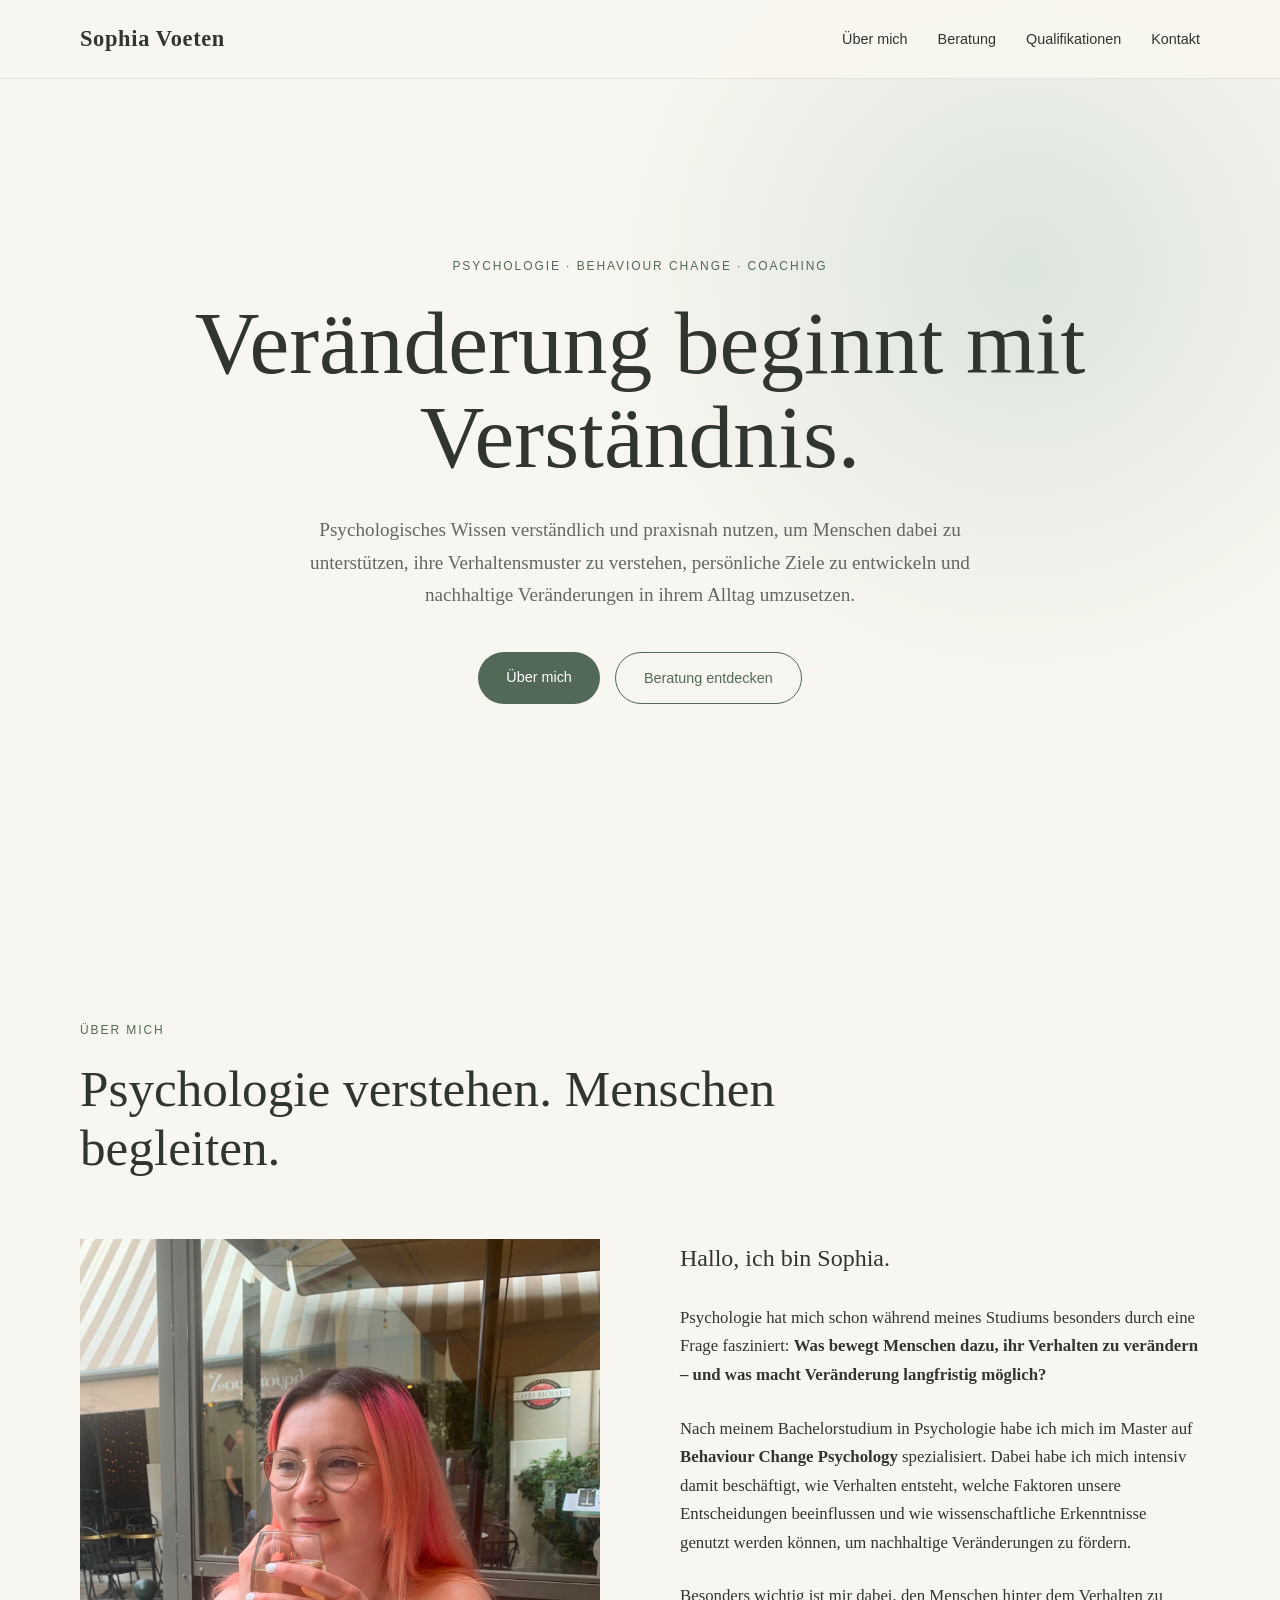
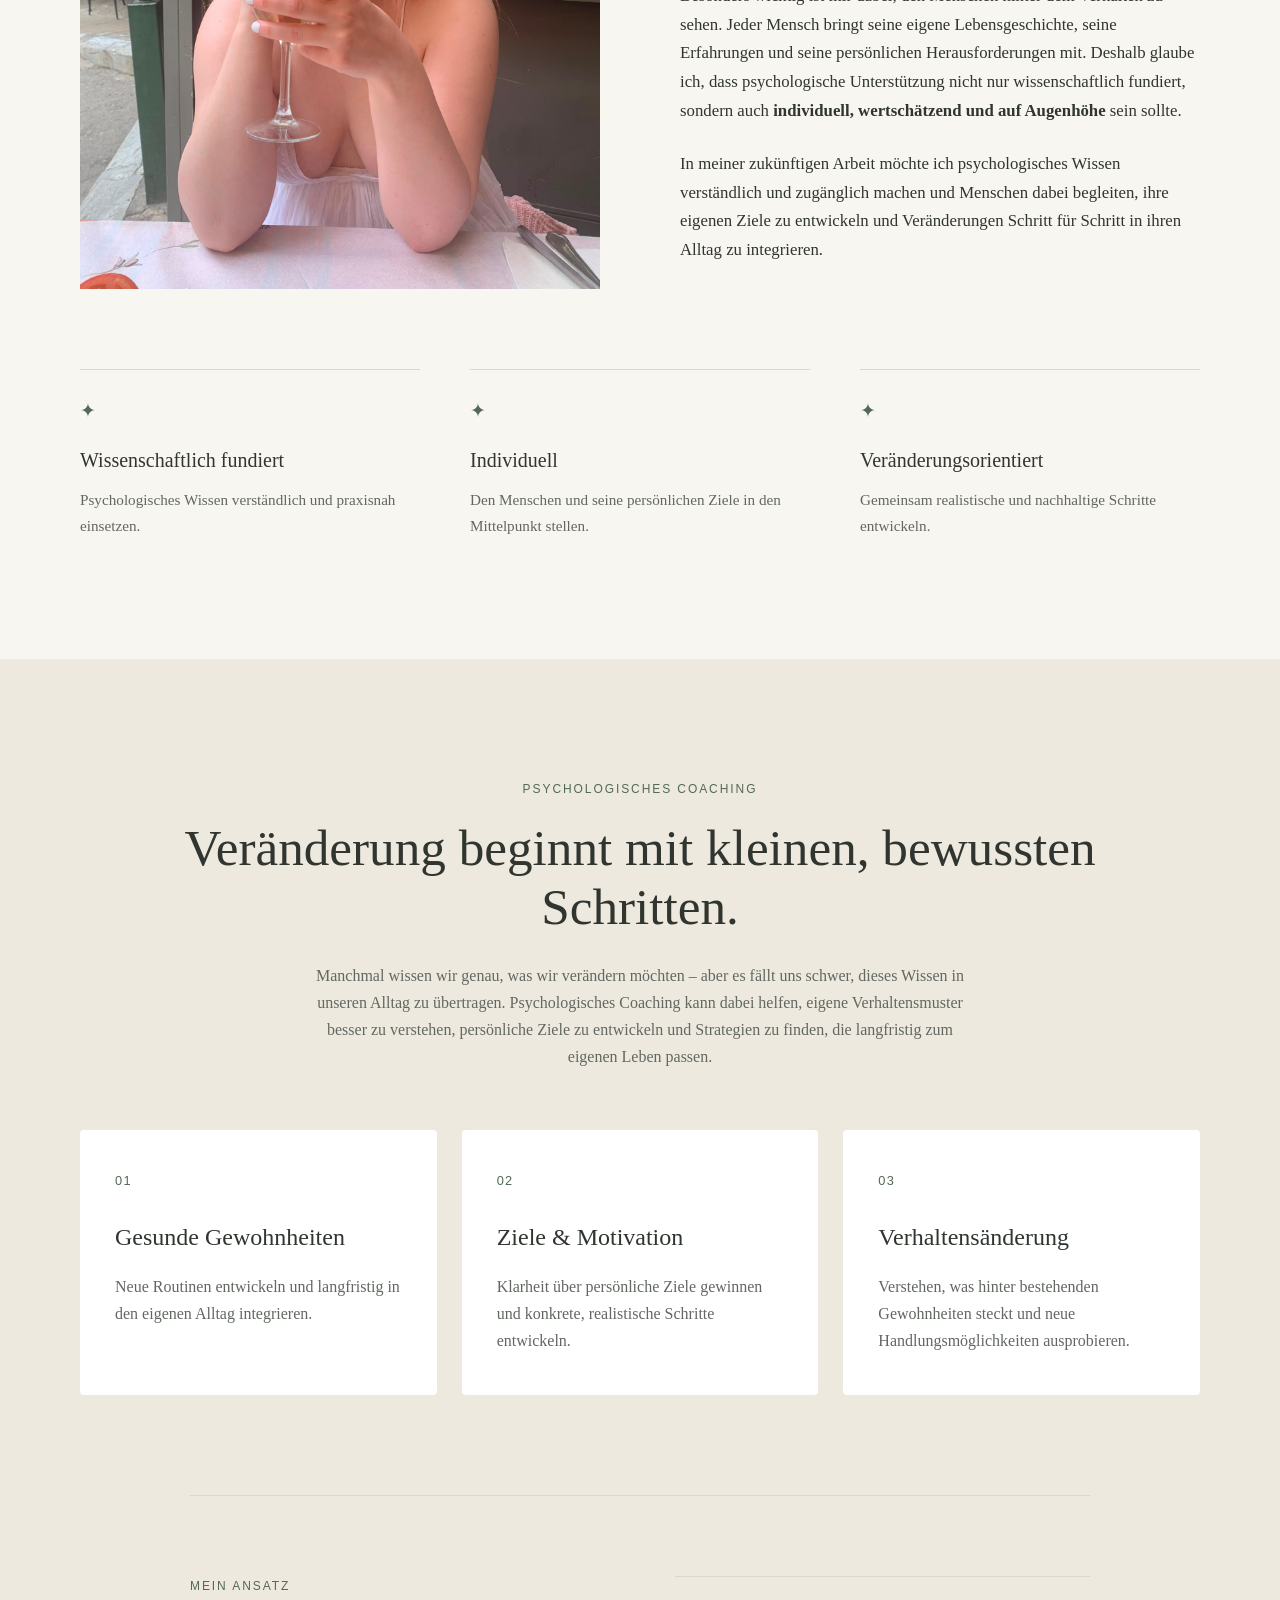
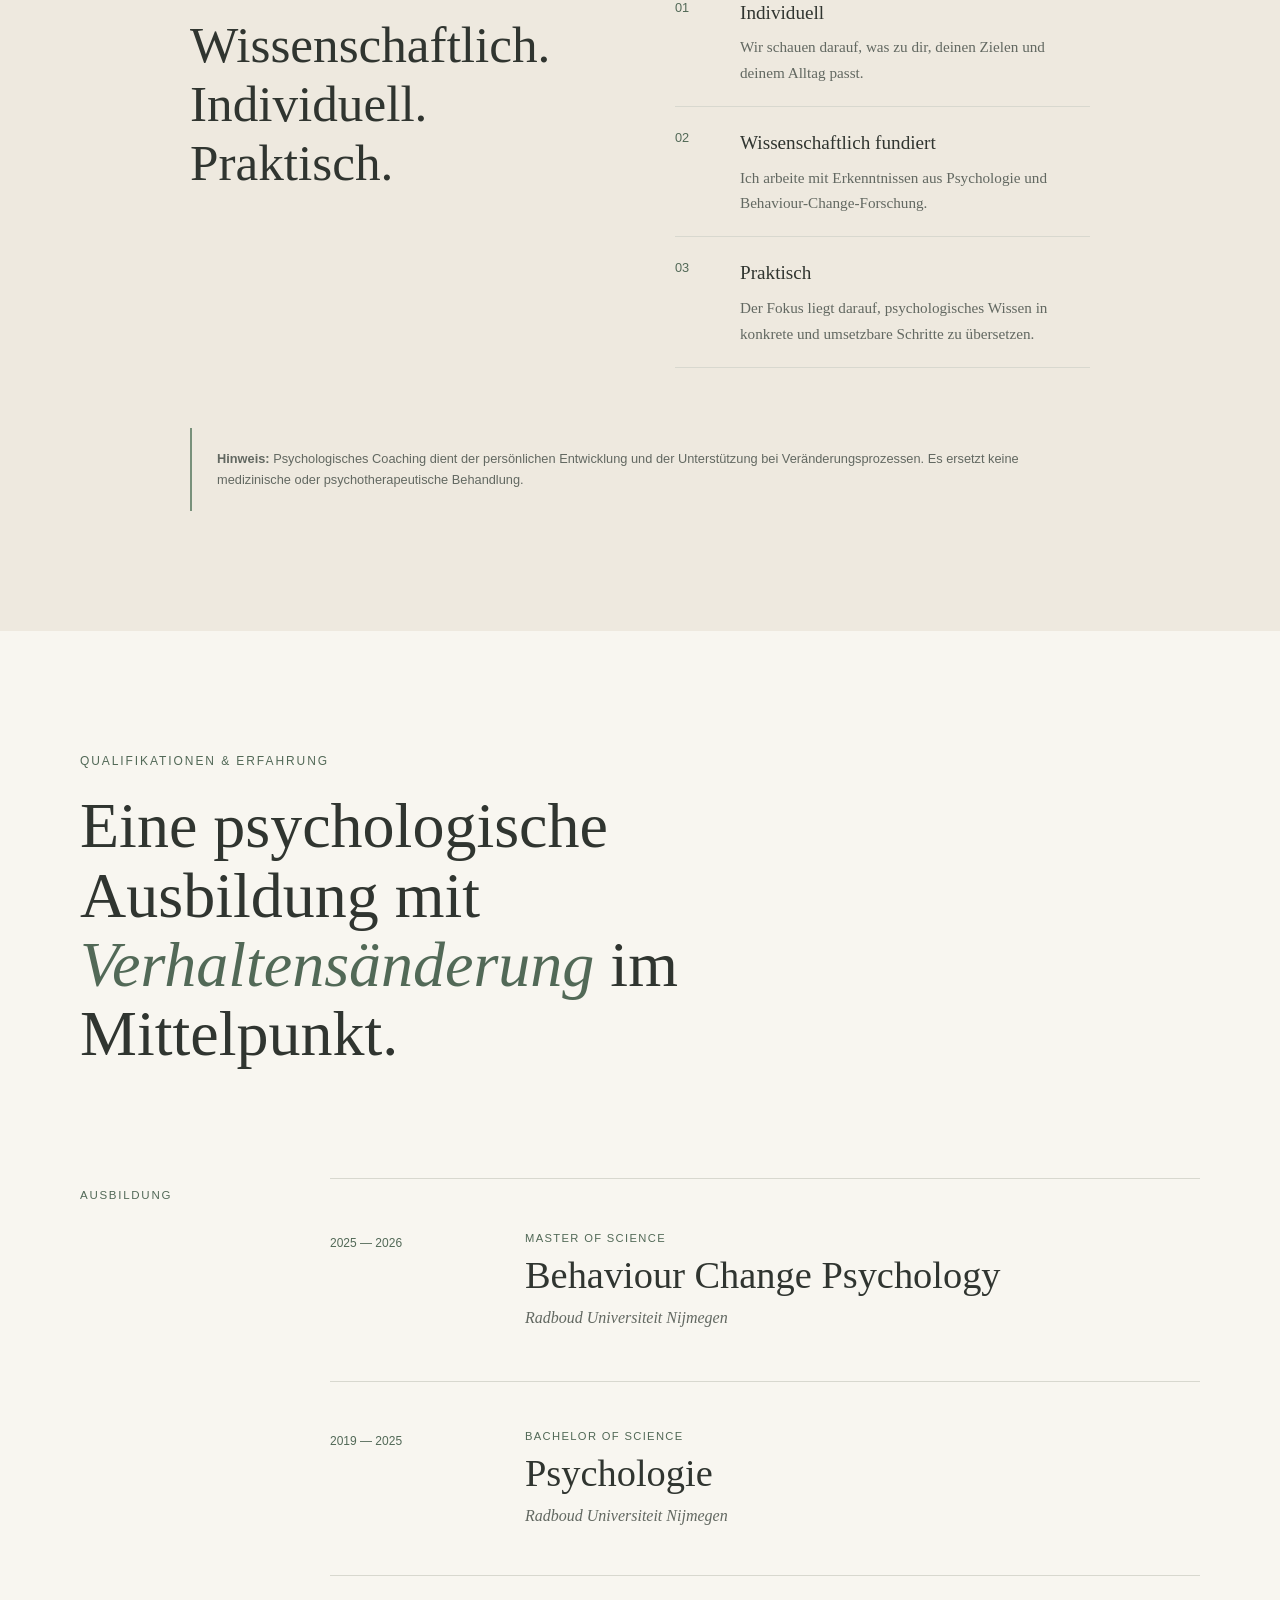
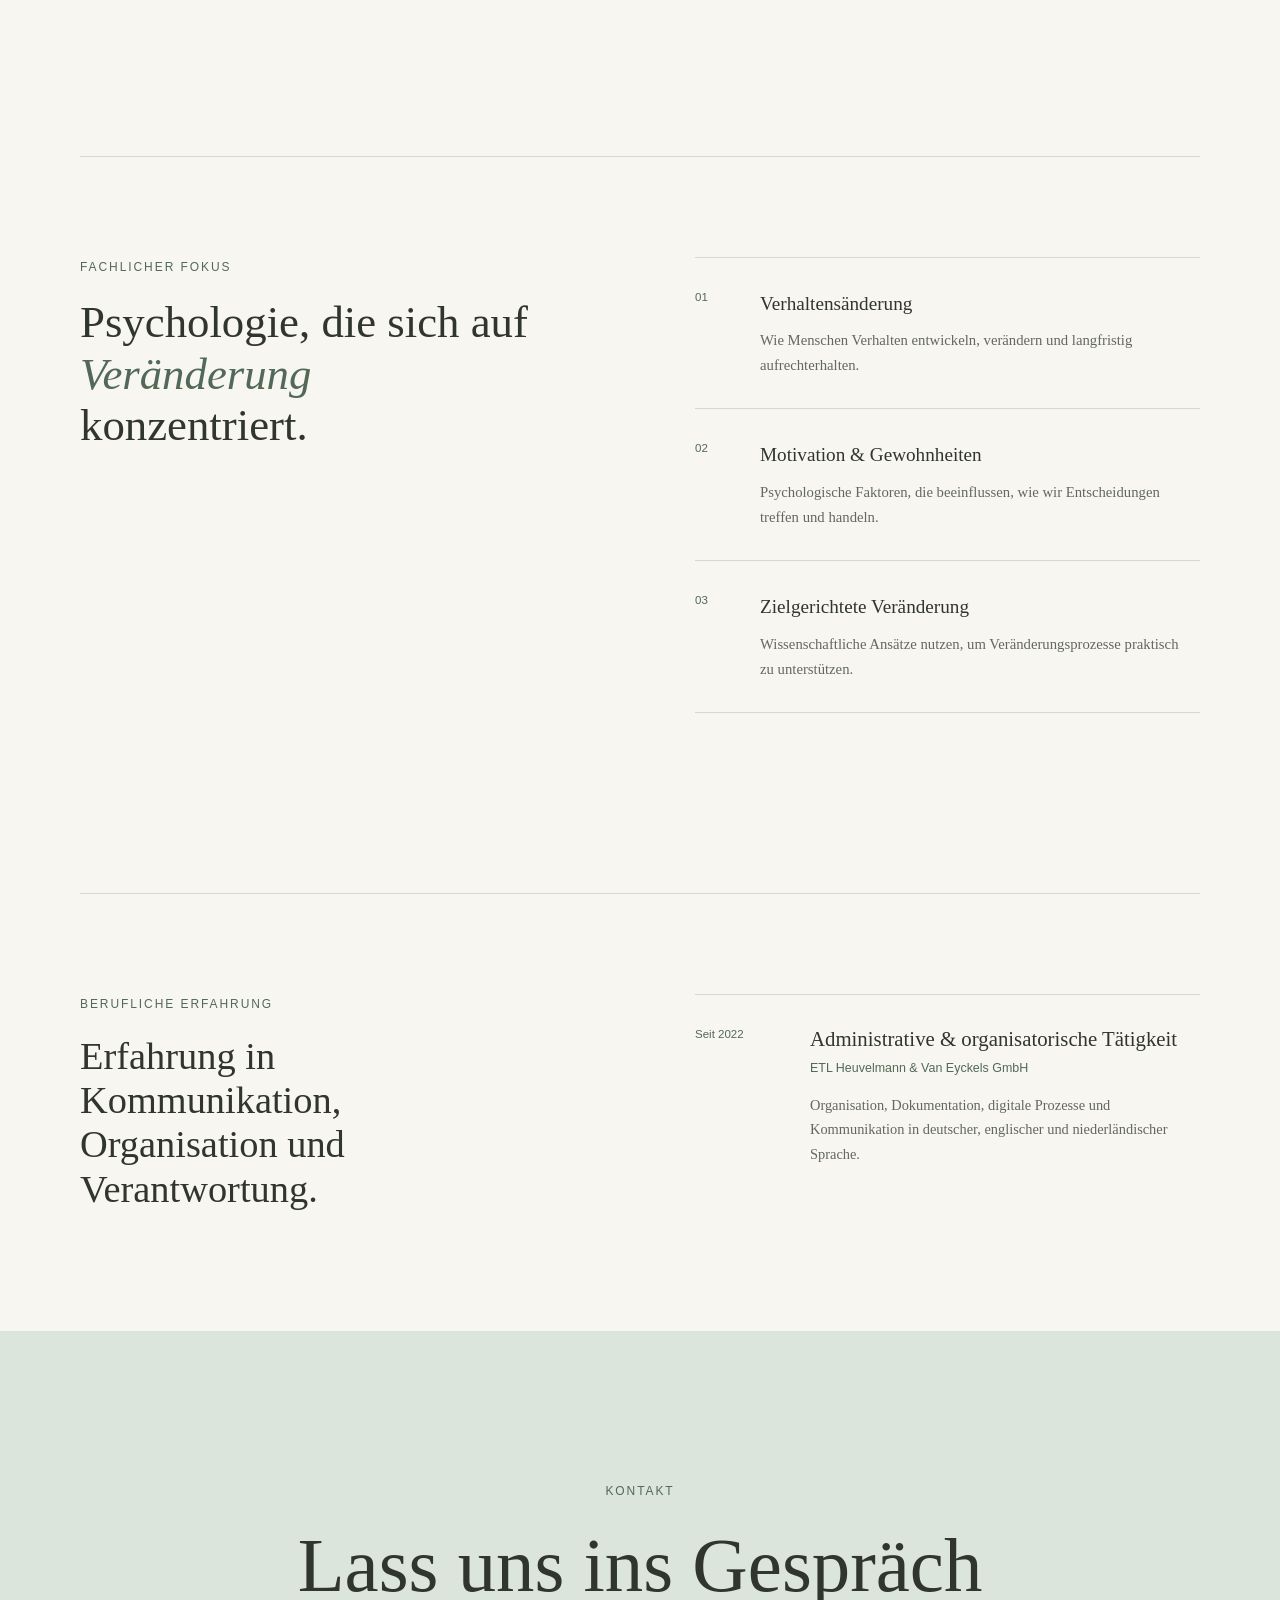
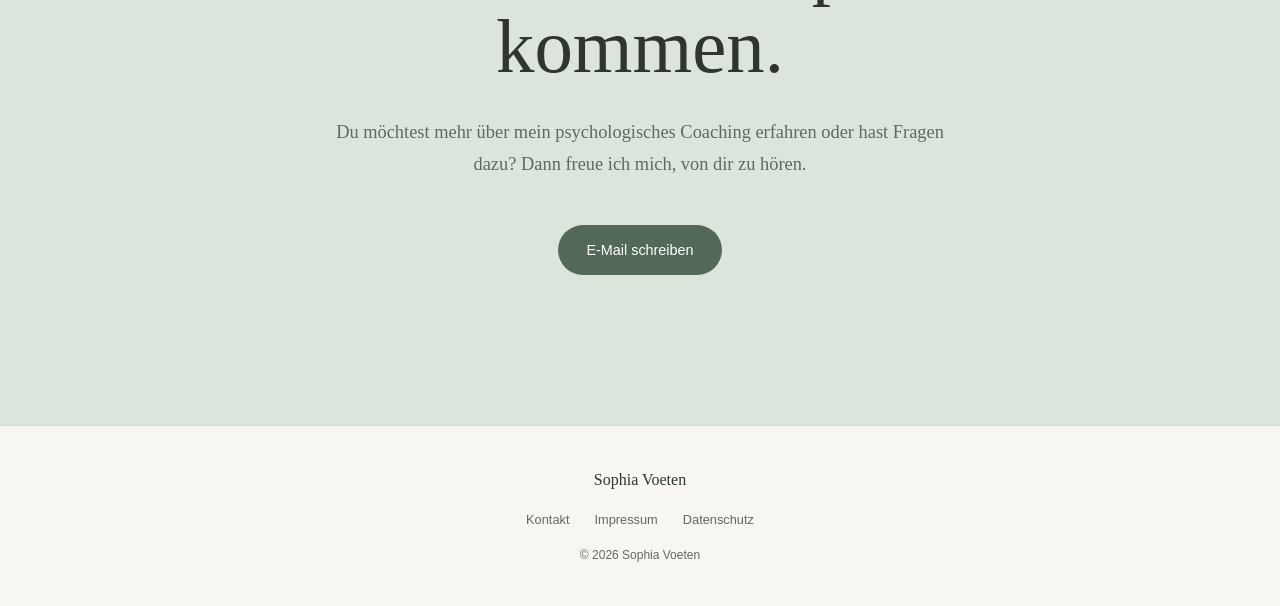
<file: index.html>
<!DOCTYPE html>
<html lang="de">
<head>
    <meta charset="UTF-8">
    <meta name="viewport" content="width=device-width, initial-scale=1.0">
    <title>Sophia Voeten | Psychologie & Beratung</title>
    <link rel="stylesheet" href="style.css">
</head>

<body>

    <header>
        <nav class="navbar">
            <a href="#home" class="logo">Sophia Voeten</a>

            <div class="nav-links">
                <a href="#about">Über mich</a>
                <a href="#beratung">Beratung</a>
                <a href="#qualifikationen">Qualifikationen</a>
                <a href="#kontakt">Kontakt</a>
            </div>
        </nav>
    </header>

    <main>

        <!-- HERO -->
        <section id="home" class="hero">
            <div class="hero-content">
                <p class="eyebrow">Psychologie · Behaviour Change · Coaching</p>

                <h1>Veränderung beginnt mit Verständnis.</h1>

                <p class="hero-text">
    Psychologisches Wissen verständlich und praxisnah nutzen, um Menschen
    dabei zu unterstützen, ihre Verhaltensmuster zu verstehen, persönliche
    Ziele zu entwickeln und nachhaltige Veränderungen in ihrem Alltag
    umzusetzen.
</p>

                <div class="hero-buttons">
                    <a href="#about" class="button primary">Über mich</a>
                    <a href="#beratung" class="button secondary">Beratung entdecken</a>
                </div>
            </div>
        </section>


        <!-- ABOUT -->
       <!-- ABOUT -->
<section id="about" class="section about">

    <div class="section-heading">
        <p class="eyebrow">Über mich</p>
        <h2>Psychologie verstehen. Menschen begleiten.</h2>
    </div>

    <div class="about-content">

        <div class="about-placeholder">
    <img src="PhotoSophia.jpeg" alt="Sophia Voeten">
</div>

        <div class="about-text">

            <p class="intro">
                Hallo, ich bin Sophia.
            </p>

            <p>
                Psychologie hat mich schon während meines Studiums besonders
                durch eine Frage fasziniert: <strong>Was bewegt Menschen dazu,
                ihr Verhalten zu verändern – und was macht Veränderung
                langfristig möglich?</strong>
            </p>

            <p>
                Nach meinem Bachelorstudium in Psychologie habe ich mich im
                Master auf <strong>Behaviour Change Psychology</strong>
                spezialisiert. Dabei habe ich mich intensiv damit beschäftigt,
                wie Verhalten entsteht, welche Faktoren unsere Entscheidungen
                beeinflussen und wie wissenschaftliche Erkenntnisse genutzt
                werden können, um nachhaltige Veränderungen zu fördern.
            </p>

            <p>
                Besonders wichtig ist mir dabei, den Menschen hinter dem
                Verhalten zu sehen. Jeder Mensch bringt seine eigene
                Lebensgeschichte, seine Erfahrungen und seine persönlichen
                Herausforderungen mit. Deshalb glaube ich, dass psychologische
                Unterstützung nicht nur wissenschaftlich fundiert, sondern auch
                <strong>individuell, wertschätzend und auf Augenhöhe</strong>
                sein sollte.
            </p>

            <p>
                In meiner zukünftigen Arbeit möchte ich psychologisches Wissen
                verständlich und zugänglich machen und Menschen dabei begleiten,
                ihre eigenen Ziele zu entwickeln und Veränderungen Schritt für
                Schritt in ihren Alltag zu integrieren.
            </p>

        </div>
    </div>


    <!-- ABOUT HIGHLIGHTS -->
    <div class="about-highlights">

        <div class="highlight">
            <span class="highlight-icon">✦</span>
            <h3>Wissenschaftlich fundiert</h3>
            <p>
                Psychologisches Wissen verständlich und praxisnah einsetzen.
            </p>
        </div>

        <div class="highlight">
            <span class="highlight-icon">✦</span>
            <h3>Individuell</h3>
            <p>
                Den Menschen und seine persönlichen Ziele in den Mittelpunkt
                stellen.
            </p>
        </div>

        <div class="highlight">
            <span class="highlight-icon">✦</span>
            <h3>Veränderungsorientiert</h3>
            <p>
                Gemeinsam realistische und nachhaltige Schritte entwickeln.
            </p>
        </div>

    </div>

</section>

       <!-- BERATUNG -->
<section id="beratung" class="section beige">

    <div class="section-heading centered">
        <p class="eyebrow">Psychologisches Coaching</p>

        <h2>Veränderung beginnt mit kleinen, bewussten Schritten.</h2>

        <p>
            Manchmal wissen wir genau, was wir verändern möchten – aber es fällt
            uns schwer, dieses Wissen in unseren Alltag zu übertragen.
            Psychologisches Coaching kann dabei helfen, eigene Verhaltensmuster
            besser zu verstehen, persönliche Ziele zu entwickeln und Strategien
            zu finden, die langfristig zum eigenen Leben passen.
        </p>
    </div>


    <div class="cards">

        <div class="card">
            <div class="card-icon">01</div>

            <h3>Gesunde Gewohnheiten</h3>

            <p>
                Neue Routinen entwickeln und langfristig in den eigenen Alltag
                integrieren.
            </p>
        </div>


        <div class="card">
            <div class="card-icon">02</div>

            <h3>Ziele & Motivation</h3>

            <p>
                Klarheit über persönliche Ziele gewinnen und konkrete,
                realistische Schritte entwickeln.
            </p>
        </div>


        <div class="card">
            <div class="card-icon">03</div>

            <h3>Verhaltensänderung</h3>

            <p>
                Verstehen, was hinter bestehenden Gewohnheiten steckt und neue
                Handlungsmöglichkeiten ausprobieren.
            </p>
        </div>

    </div>


    <!-- COACHING APPROACH -->
    <div class="coaching-approach">

        <div class="section-heading">
            <p class="eyebrow">Mein Ansatz</p>
            <h2>Wissenschaftlich. Individuell. Praktisch.</h2>
        </div>

        <div class="approach-list">

            <div class="approach-item">
                <span>01</span>
                <div>
                    <h3>Individuell</h3>
                    <p>
                        Wir schauen darauf, was zu dir, deinen Zielen und deinem
                        Alltag passt.
                    </p>
                </div>
            </div>

            <div class="approach-item">
                <span>02</span>
                <div>
                    <h3>Wissenschaftlich fundiert</h3>
                    <p>
                        Ich arbeite mit Erkenntnissen aus Psychologie und
                        Behaviour-Change-Forschung.
                    </p>
                </div>
            </div>

            <div class="approach-item">
                <span>03</span>
                <div>
                    <h3>Praktisch</h3>
                    <p>
                        Der Fokus liegt darauf, psychologisches Wissen in
                        konkrete und umsetzbare Schritte zu übersetzen.
                    </p>
                </div>
            </div>

        </div>

    </div>


    <!-- DISCLAIMER -->
    <div class="coaching-disclaimer">

        <p>
            <strong>Hinweis:</strong> Psychologisches Coaching dient der
            persönlichen Entwicklung und der Unterstützung bei
            Veränderungsprozessen. Es ersetzt keine medizinische oder
            psychotherapeutische Behandlung.
        </p>

    </div>

</section>


     <!-- QUALIFICATIONS -->
<section id="qualifikationen" class="section qualifications">

    <div class="qualifications-intro">
        <p class="eyebrow">Qualifikationen & Erfahrung</p>

        <h2>
            Eine psychologische Ausbildung mit
            <em>Verhaltensänderung</em> im Mittelpunkt.
        </h2>
    </div>


    <!-- EDUCATION -->
    <div class="education">

        <div class="education-side">
            <span>Ausbildung</span>
        </div>


        <div class="education-list">

            <article class="education-item featured">

                <div class="education-meta">
                    <span>2025 — 2026</span>
                </div>

                <div class="education-main">

                    <p class="education-type">
                        Master of Science
                    </p>

                    <h3>
                        Behaviour Change Psychology
                    </h3>

                    <p class="education-place">
                        Radboud Universiteit Nijmegen
                    </p>

                </div>

            </article>


            <article class="education-item">

                <div class="education-meta">
                    <span>2019 — 2025</span>
                </div>

                <div class="education-main">

                    <p class="education-type">
                        Bachelor of Science
                    </p>

                    <h3>
                        Psychologie
                    </h3>

                    <p class="education-place">
                        Radboud Universiteit Nijmegen
                    </p>

                </div>

            </article>

        </div>

    </div>


    <!-- FOCUS -->
    <div class="qualification-focus">

        <div class="focus-intro">
            <p class="eyebrow">Fachlicher Fokus</p>

            <h3>
                Psychologie, die sich auf
                <em>Veränderung</em> konzentriert.
            </h3>
        </div>


        <div class="focus-items">

            <div class="focus-item">
                <span>01</span>

                <div>
                    <h4>Verhaltensänderung</h4>

                    <p>
                        Wie Menschen Verhalten entwickeln, verändern
                        und langfristig aufrechterhalten.
                    </p>
                </div>
            </div>


            <div class="focus-item">
                <span>02</span>

                <div>
                    <h4>Motivation & Gewohnheiten</h4>

                    <p>
                        Psychologische Faktoren, die beeinflussen,
                        wie wir Entscheidungen treffen und handeln.
                    </p>
                </div>
            </div>


            <div class="focus-item">
                <span>03</span>

                <div>
                    <h4>Zielgerichtete Veränderung</h4>

                    <p>
                        Wissenschaftliche Ansätze nutzen, um
                        Veränderungsprozesse praktisch zu unterstützen.
                    </p>
                </div>
            </div>

        </div>

    </div>


    <!-- EXPERIENCE -->
    <div class="professional-experience">

        <div>
            <p class="eyebrow">Berufliche Erfahrung</p>

            <h3>
                Erfahrung in Kommunikation,
                Organisation und Verantwortung.
            </h3>
        </div>


        <div class="professional-role">

            <div class="role-date">
                Seit 2022
            </div>

            <div>
                <h4>
                    Administrative & organisatorische Tätigkeit
                </h4>

                <p class="role-company">
                    ETL Heuvelmann & Van Eyckels GmbH
                </p>

                <p>
                    Organisation, Dokumentation, digitale Prozesse
                    und Kommunikation in deutscher, englischer
                    und niederländischer Sprache.
                </p>
            </div>

        </div>

    </div>

</section>


   <!-- CONTACT -->
<section id="kontakt" class="section contact">

    <div class="contact-content">

        <p class="eyebrow">Kontakt</p>

        <h2>
            Lass uns ins Gespräch kommen.
        </h2>

        <p class="contact-text">
            Du möchtest mehr über mein psychologisches Coaching erfahren
            oder hast Fragen dazu? Dann freue ich mich, von dir zu hören.
        </p>

        <div class="hero-buttons">
            <a href="mailto:DEINE-EMAIL@EMAIL.DE" class="button primary">
                E-Mail schreiben
            </a>
        </div>

    </div>

</section>

    </main>


 <footer>
    <div class="footer-content">

        <div class="footer-name">
            Sophia Voeten
        </div>

        <div class="footer-links">

            <a href="#kontakt">
                Kontakt
            </a>

            <a href="impressum.html">
                Impressum
            </a>

            <a href="datenschutz.html">
                Datenschutz
            </a>

        </div>

        <div class="footer-copyright">
            © 2026 Sophia Voeten
        </div>

    </div>
</footer>

    <script src="script.js"></script>

</body>
</html>
</file>
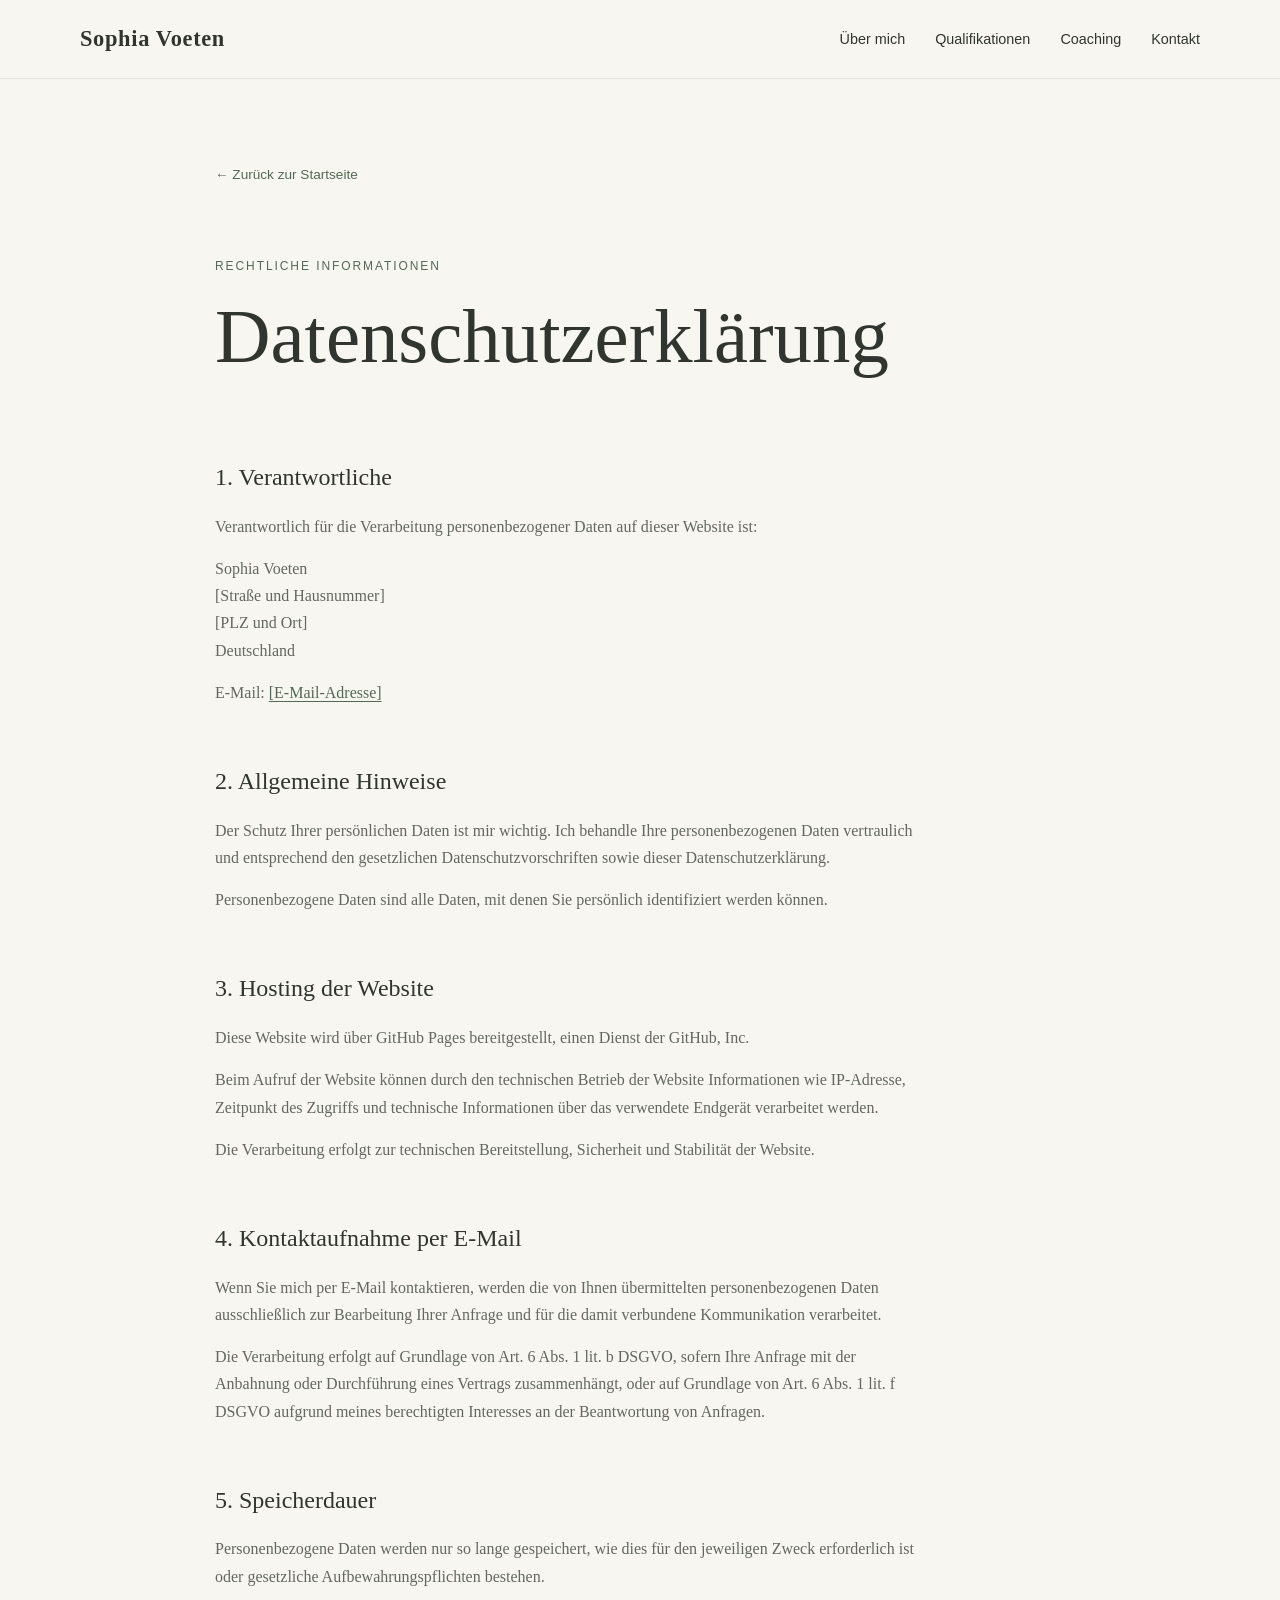
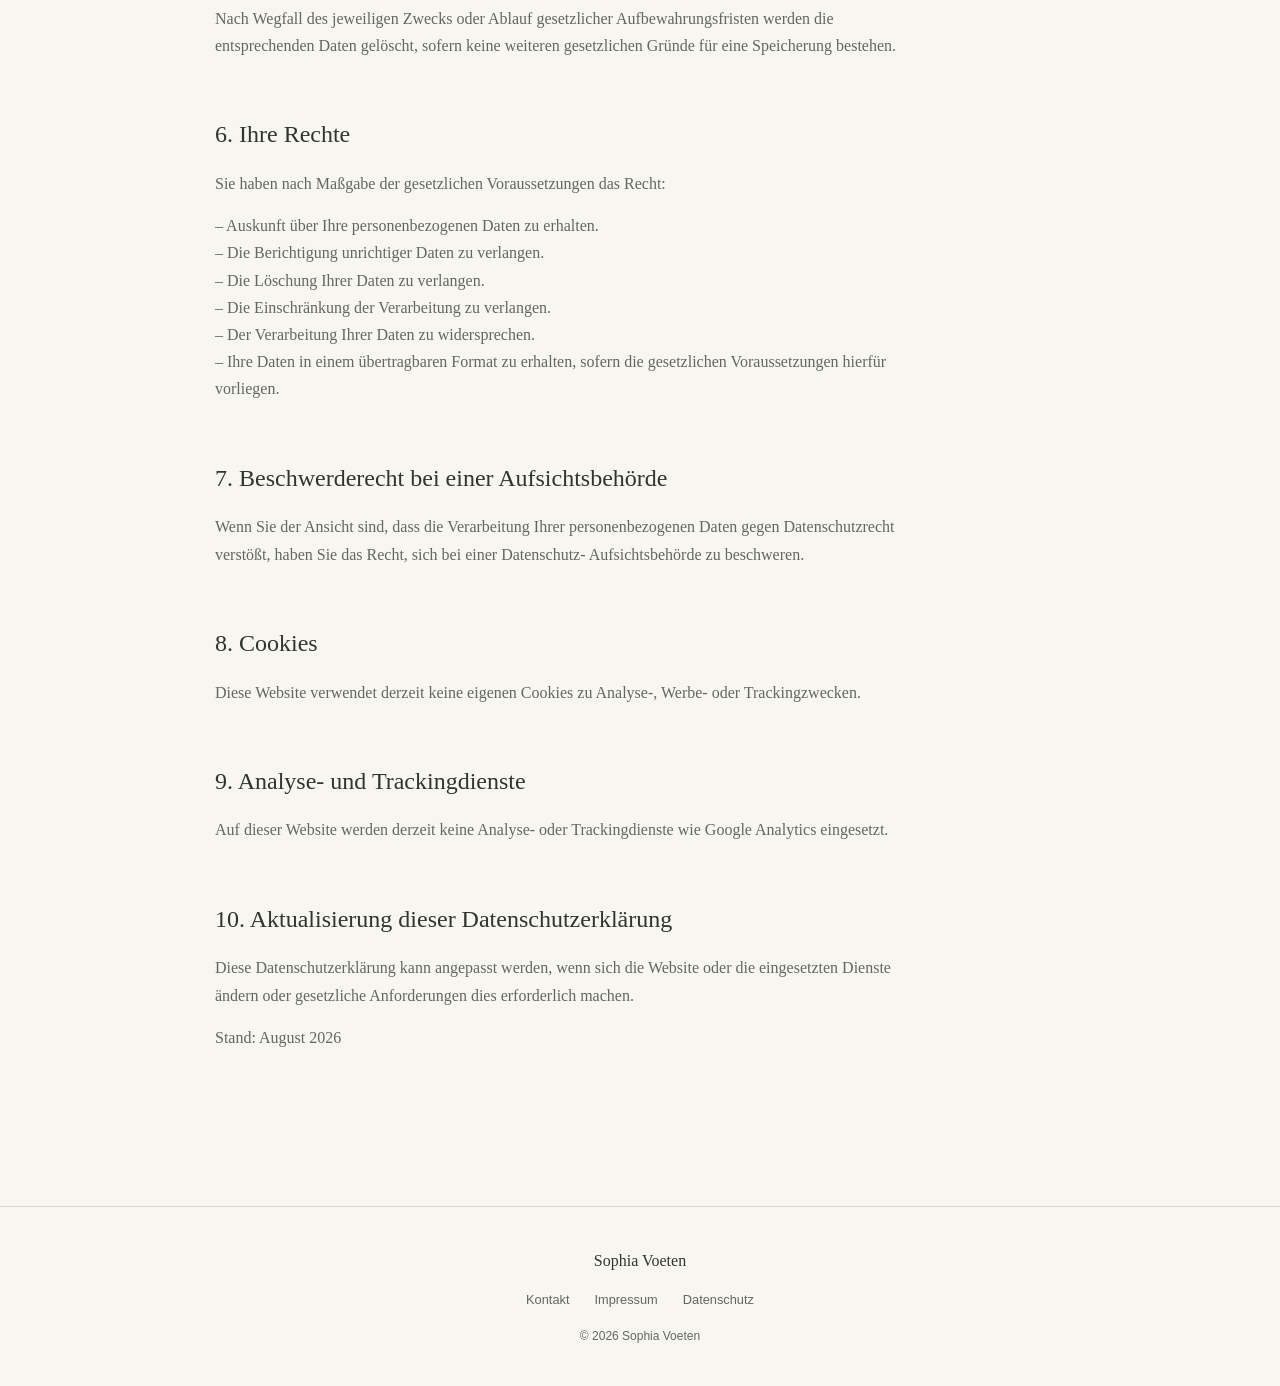
<file: datenschutz.html>
<!DOCTYPE html>
<html lang="de">

<head>
    <meta charset="UTF-8">

    <meta name="viewport" content="width=device-width, initial-scale=1.0">

    <title>Datenschutz | Sophia Voeten</title>

    <link rel="stylesheet" href="style.css">
</head>

<body>

    <!-- =========================
         NAVIGATION
         ========================= -->

    <header>

        <nav class="navbar">

            <a href="index.html" class="logo">
                Sophia Voeten
            </a>

            <div class="nav-links">
                <a href="index.html#ueber-mich">Über mich</a>
                <a href="index.html#qualifikationen">Qualifikationen</a>
                <a href="index.html#coaching">Coaching</a>
                <a href="index.html#kontakt">Kontakt</a>
            </div>

        </nav>

    </header>


    <!-- =========================
         DATENSCHUTZ
         ========================= -->

    <main>

        <section class="legal-page">

            <div class="legal-content">

                <a href="index.html" class="legal-back">
                    ← Zurück zur Startseite
                </a>

                <p class="eyebrow">
                    Rechtliche Informationen
                </p>

                <h1>
                    Datenschutzerklärung
                </h1>


                <!-- =========================
                     1. VERANTWORTLICHE
                     ========================= -->

                <div class="legal-section">

                    <h2>
                        1. Verantwortliche
                    </h2>

                    <p>
                        Verantwortlich für die Verarbeitung personenbezogener
                        Daten auf dieser Website ist:
                    </p>

                    <p>
                        Sophia Voeten<br>
                        [Straße und Hausnummer]<br>
                        [PLZ und Ort]<br>
                        Deutschland
                    </p>

                    <p>
                        E-Mail:
                        <a href="mailto:[E-Mail-Adresse]">
                            [E-Mail-Adresse]
                        </a>
                    </p>

                </div>


                <!-- =========================
                     2. ALLGEMEINE HINWEISE
                     ========================= -->

                <div class="legal-section">

                    <h2>
                        2. Allgemeine Hinweise
                    </h2>

                    <p>
                        Der Schutz Ihrer persönlichen Daten ist mir wichtig.
                        Ich behandle Ihre personenbezogenen Daten vertraulich
                        und entsprechend den gesetzlichen Datenschutzvorschriften
                        sowie dieser Datenschutzerklärung.
                    </p>

                    <p>
                        Personenbezogene Daten sind alle Daten, mit denen Sie
                        persönlich identifiziert werden können.
                    </p>

                </div>


                <!-- =========================
                     3. HOSTING
                     ========================= -->

                <div class="legal-section">

                    <h2>
                        3. Hosting der Website
                    </h2>

                    <p>
                        Diese Website wird über GitHub Pages bereitgestellt,
                        einen Dienst der GitHub, Inc.
                    </p>

                    <p>
                        Beim Aufruf der Website können durch den technischen
                        Betrieb der Website Informationen wie IP-Adresse,
                        Zeitpunkt des Zugriffs und technische Informationen
                        über das verwendete Endgerät verarbeitet werden.
                    </p>

                    <p>
                        Die Verarbeitung erfolgt zur technischen Bereitstellung,
                        Sicherheit und Stabilität der Website.
                    </p>

                </div>


                <!-- =========================
                     4. KONTAKTAUFNAHME
                     ========================= -->

                <div class="legal-section">

                    <h2>
                        4. Kontaktaufnahme per E-Mail
                    </h2>

                    <p>
                        Wenn Sie mich per E-Mail kontaktieren, werden die von
                        Ihnen übermittelten personenbezogenen Daten ausschließlich
                        zur Bearbeitung Ihrer Anfrage und für die damit verbundene
                        Kommunikation verarbeitet.
                    </p>

                    <p>
                        Die Verarbeitung erfolgt auf Grundlage von Art. 6 Abs. 1
                        lit. b DSGVO, sofern Ihre Anfrage mit der Anbahnung oder
                        Durchführung eines Vertrags zusammenhängt, oder auf
                        Grundlage von Art. 6 Abs. 1 lit. f DSGVO aufgrund meines
                        berechtigten Interesses an der Beantwortung von Anfragen.
                    </p>

                </div>


                <!-- =========================
                     5. SPEICHERDAUER
                     ========================= -->

                <div class="legal-section">

                    <h2>
                        5. Speicherdauer
                    </h2>

                    <p>
                        Personenbezogene Daten werden nur so lange gespeichert,
                        wie dies für den jeweiligen Zweck erforderlich ist oder
                        gesetzliche Aufbewahrungspflichten bestehen.
                    </p>

                    <p>
                        Nach Wegfall des jeweiligen Zwecks oder Ablauf gesetzlicher
                        Aufbewahrungsfristen werden die entsprechenden Daten
                        gelöscht, sofern keine weiteren gesetzlichen Gründe
                        für eine Speicherung bestehen.
                    </p>

                </div>


                <!-- =========================
                     6. IHRE RECHTE
                     ========================= -->

                <div class="legal-section">

                    <h2>
                        6. Ihre Rechte
                    </h2>

                    <p>
                        Sie haben nach Maßgabe der gesetzlichen Voraussetzungen
                        das Recht:
                    </p>

                    <p>
                        – Auskunft über Ihre personenbezogenen Daten zu erhalten.<br>
                        – Die Berichtigung unrichtiger Daten zu verlangen.<br>
                        – Die Löschung Ihrer Daten zu verlangen.<br>
                        – Die Einschränkung der Verarbeitung zu verlangen.<br>
                        – Der Verarbeitung Ihrer Daten zu widersprechen.<br>
                        – Ihre Daten in einem übertragbaren Format zu erhalten,
                        sofern die gesetzlichen Voraussetzungen hierfür vorliegen.
                    </p>

                </div>


                <!-- =========================
                     7. BESCHWERDERECHT
                     ========================= -->

                <div class="legal-section">

                    <h2>
                        7. Beschwerderecht bei einer Aufsichtsbehörde
                    </h2>

                    <p>
                        Wenn Sie der Ansicht sind, dass die Verarbeitung Ihrer
                        personenbezogenen Daten gegen Datenschutzrecht verstößt,
                        haben Sie das Recht, sich bei einer Datenschutz-
                        Aufsichtsbehörde zu beschweren.
                    </p>

                </div>


                <!-- =========================
                     8. COOKIES
                     ========================= -->

                <div class="legal-section">

                    <h2>
                        8. Cookies
                    </h2>

                    <p>
                        Diese Website verwendet derzeit keine eigenen Cookies
                        zu Analyse-, Werbe- oder Trackingzwecken.
                    </p>

                </div>


                <!-- =========================
                     9. ANALYSE & TRACKING
                     ========================= -->

                <div class="legal-section">

                    <h2>
                        9. Analyse- und Trackingdienste
                    </h2>

                    <p>
                        Auf dieser Website werden derzeit keine Analyse- oder
                        Trackingdienste wie Google Analytics eingesetzt.
                    </p>

                </div>


                <!-- =========================
                     10. AKTUALISIERUNG
                     ========================= -->

                <div class="legal-section">

                    <h2>
                        10. Aktualisierung dieser Datenschutzerklärung
                    </h2>

                    <p>
                        Diese Datenschutzerklärung kann angepasst werden,
                        wenn sich die Website oder die eingesetzten Dienste
                        ändern oder gesetzliche Anforderungen dies erforderlich
                        machen.
                    </p>

                    <p>
                        Stand: August 2026
                    </p>

                </div>

            </div>

        </section>

    </main>


    <!-- =========================
         FOOTER
         ========================= -->

    <footer>

        <div class="footer-content">

            <div class="footer-name">
                Sophia Voeten
            </div>

            <div class="footer-links">

                <a href="index.html#kontakt">
                    Kontakt
                </a>

                <a href="impressum.html">
                    Impressum
                </a>

                <a href="datenschutz.html">
                    Datenschutz
                </a>

            </div>

            <div class="footer-copyright">
                © 2026 Sophia Voeten
            </div>

        </div>

    </footer>

</body>

</html>
</file>
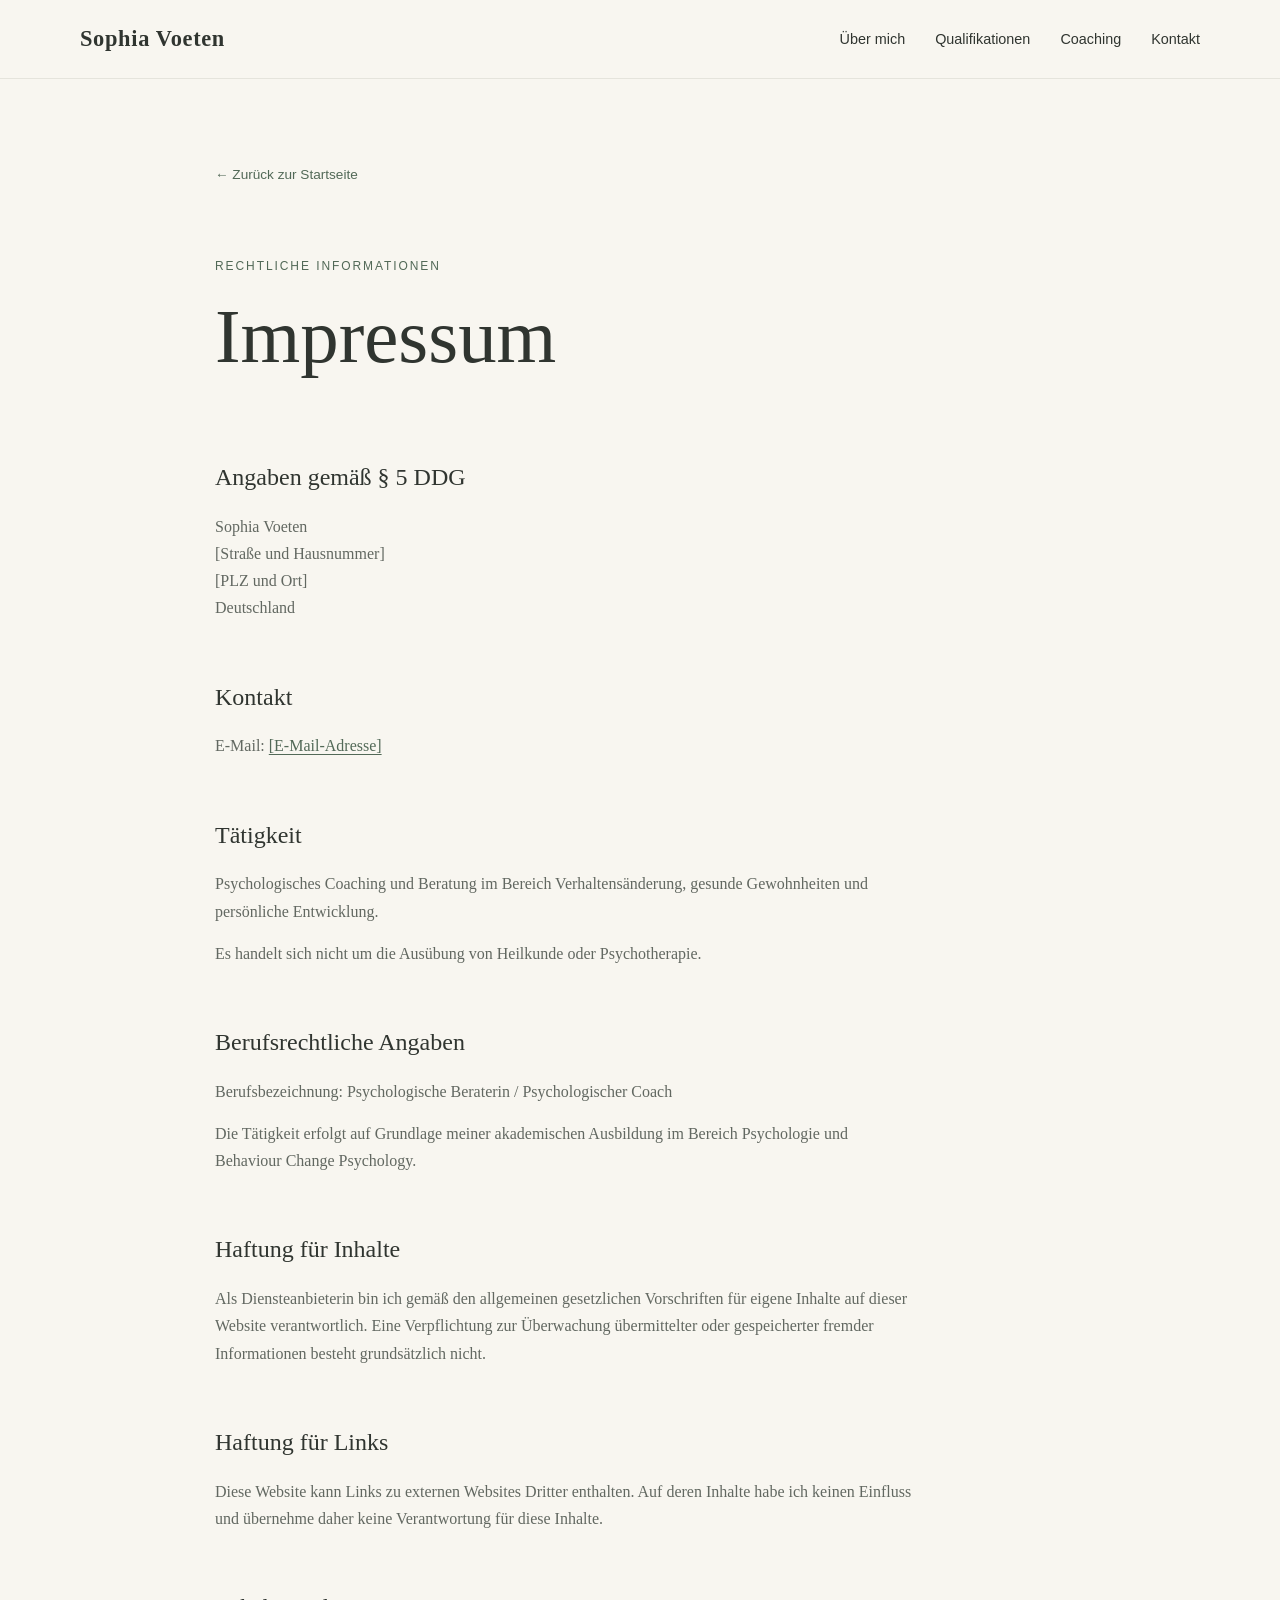
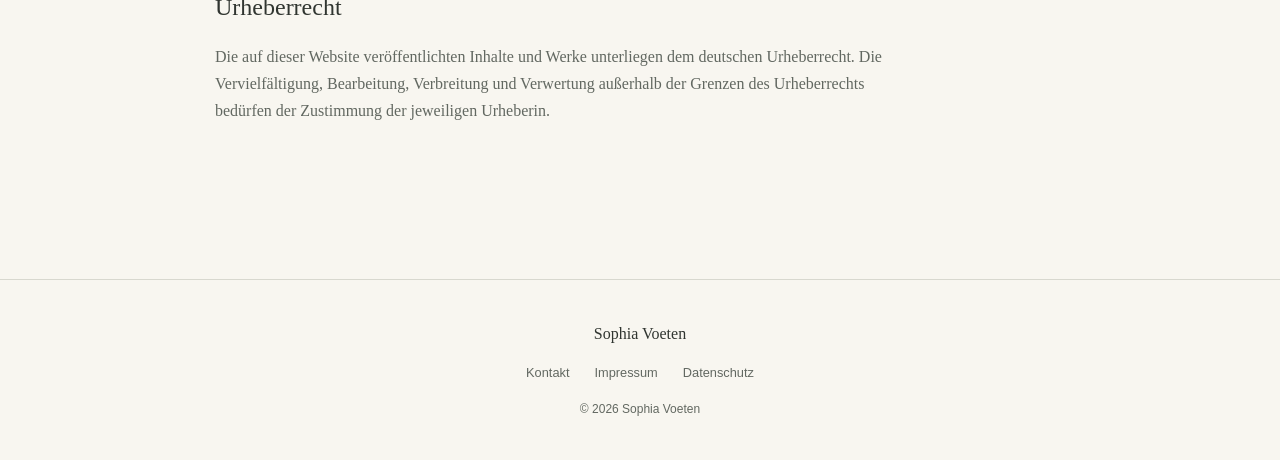
<file: impressum.html>
<!DOCTYPE html>
<html lang="de">

<head>
    <meta charset="UTF-8">

    <meta name="viewport" content="width=device-width, initial-scale=1.0">

    <title>Impressum | Sophia Voeten</title>

    <link rel="stylesheet" href="style.css">
</head>

<body>

    <!-- =========================
         NAVIGATION
         ========================= -->

    <header>

        <nav class="navbar">

            <a href="index.html" class="logo">
                Sophia Voeten
            </a>

            <div class="nav-links">
                <a href="index.html#ueber-mich">Über mich</a>
                <a href="index.html#qualifikationen">Qualifikationen</a>
                <a href="index.html#coaching">Coaching</a>
                <a href="index.html#kontakt">Kontakt</a>
            </div>

        </nav>

    </header>


    <!-- =========================
         IMPRESSUM
         ========================= -->

    <main>

        <section class="legal-page">

            <div class="legal-content">

                <a href="index.html" class="legal-back">
                    ← Zurück zur Startseite
                </a>

                <p class="eyebrow">
                    Rechtliche Informationen
                </p>

                <h1>
                    Impressum
                </h1>


                <div class="legal-section">

                    <h2>
                        Angaben gemäß § 5 DDG
                    </h2>

                    <p>
                        Sophia Voeten<br>
                        [Straße und Hausnummer]<br>
                        [PLZ und Ort]<br>
                        Deutschland
                    </p>

                </div>


                <div class="legal-section">

                    <h2>
                        Kontakt
                    </h2>

                    <p>
                        E-Mail:
                        <a href="mailto:[E-Mail-Adresse]">
                            [E-Mail-Adresse]
                        </a>
                    </p>

                </div>


                <div class="legal-section">

                    <h2>
                        Tätigkeit
                    </h2>

                    <p>
                        Psychologisches Coaching und Beratung im Bereich
                        Verhaltensänderung, gesunde Gewohnheiten und
                        persönliche Entwicklung.
                    </p>

                    <p>
                        Es handelt sich nicht um die Ausübung von
                        Heilkunde oder Psychotherapie.
                    </p>

                </div>


                <div class="legal-section">

                    <h2>
                        Berufsrechtliche Angaben
                    </h2>

                    <p>
                        Berufsbezeichnung:
                        Psychologische Beraterin / Psychologischer Coach
                    </p>

                    <p>
                        Die Tätigkeit erfolgt auf Grundlage meiner
                        akademischen Ausbildung im Bereich Psychologie
                        und Behaviour Change Psychology.
                    </p>

                </div>


                <div class="legal-section">

                    <h2>
                        Haftung für Inhalte
                    </h2>

                    <p>
                        Als Diensteanbieterin bin ich gemäß den allgemeinen
                        gesetzlichen Vorschriften für eigene Inhalte auf
                        dieser Website verantwortlich. Eine Verpflichtung
                        zur Überwachung übermittelter oder gespeicherter
                        fremder Informationen besteht grundsätzlich nicht.
                    </p>

                </div>


                <div class="legal-section">

                    <h2>
                        Haftung für Links
                    </h2>

                    <p>
                        Diese Website kann Links zu externen Websites
                        Dritter enthalten. Auf deren Inhalte habe ich
                        keinen Einfluss und übernehme daher keine
                        Verantwortung für diese Inhalte.
                    </p>

                </div>


                <div class="legal-section">

                    <h2>
                        Urheberrecht
                    </h2>

                    <p>
                        Die auf dieser Website veröffentlichten Inhalte
                        und Werke unterliegen dem deutschen Urheberrecht.
                        Die Vervielfältigung, Bearbeitung, Verbreitung
                        und Verwertung außerhalb der Grenzen des
                        Urheberrechts bedürfen der Zustimmung der
                        jeweiligen Urheberin.
                    </p>

                </div>

            </div>

        </section>

    </main>


    <!-- =========================
         FOOTER
         ========================= -->

    <footer>

        <div class="footer-content">

            <div class="footer-name">
                Sophia Voeten
            </div>

            <div class="footer-links">

                <a href="index.html#kontakt">
                    Kontakt
                </a>

                <a href="impressum.html">
                    Impressum
                </a>

                <a href="datenschutz.html">
                    Datenschutz
                </a>

            </div>

            <div class="footer-copyright">
                © 2026 Sophia Voeten
            </div>

        </div>

    </footer>

</body>

</html>
</file>
<file: style.css>
/* =========================
   SOPHIA VOETEN
   Main Stylesheet
   ========================= */


/* =========================
   COLOUR PALETTE
   ========================= */

:root {
    --sage: #78917b;
    --sage-dark: #526957;
    --sage-light: #dce5dc;

    --cream: #f8f6f0;
    --beige: #eee9df;

    --white: #ffffff;

    --text: #303530;
    --text-light: #626861;

    --border: #d8d8cf;
}


/* =========================
   GENERAL
   ========================= */

* {
    margin: 0;
    padding: 0;
    box-sizing: border-box;
}

html {
    scroll-behavior: smooth;
}

body {
    font-family: Georgia, "Times New Roman", serif;
    background: var(--cream);
    color: var(--text);
    line-height: 1.7;
}

a {
    color: inherit;
    text-decoration: none;
}

img {
    max-width: 100%;
    display: block;
}


/* =========================
   NAVIGATION
   ========================= */

header {
    position: fixed;
    top: 0;
    left: 0;

    width: 100%;

    z-index: 1000;

    background: rgba(248, 246, 240, 0.95);

    backdrop-filter: blur(10px);

    border-bottom: 1px solid rgba(216, 216, 207, 0.6);
}

.navbar {
    max-width: 1200px;
    margin: auto;

    padding: 20px 40px;

    display: flex;
    align-items: center;
    justify-content: space-between;
}

.logo {
    font-size: 1.4rem;
    font-weight: bold;
    letter-spacing: 0.03em;
}

.nav-links {
    display: flex;
    gap: 30px;

    font-family: Arial, sans-serif;
    font-size: 0.9rem;
}

.nav-links a {
    transition: color 0.3s ease;
}

.nav-links a:hover {
    color: var(--sage-dark);
}


/* =========================
   HERO
   ========================= */

.hero {
    min-height: 100vh;

    padding: 160px 40px 100px;

    display: flex;
    align-items: center;
    justify-content: center;

    background:
        radial-gradient(
            circle at 80% 30%,
            var(--sage-light),
            transparent 35%
        ),
        var(--cream);
}

.hero-content {
    max-width: 900px;

    text-align: center;
}

.eyebrow {
    margin-bottom: 20px;

    font-family: Arial, sans-serif;

    text-transform: uppercase;
    letter-spacing: 0.16em;

    font-size: 0.75rem;

    color: var(--sage-dark);
}

.hero h1 {
    margin-bottom: 30px;

    font-size: clamp(3rem, 7vw, 5.8rem);

    line-height: 1.05;

    font-weight: normal;
}

.hero-text {
    max-width: 680px;
    margin: auto;

    font-size: 1.2rem;

    color: var(--text-light);
}

.hero-buttons {
    margin-top: 40px;

    display: flex;
    justify-content: center;

    gap: 15px;

    flex-wrap: wrap;
}


/* =========================
   BUTTONS
   ========================= */

.button {
    display: inline-block;

    padding: 13px 28px;

    border-radius: 50px;

    font-family: Arial, sans-serif;
    font-size: 0.9rem;

    transition:
        transform 0.3s ease,
        background 0.3s ease;
}

.button:hover {
    transform: translateY(-2px);
}

.primary {
    background: var(--sage-dark);
    color: var(--white);
}

.primary:hover {
    background: var(--sage);
}

.secondary {
    border: 1px solid var(--sage-dark);

    color: var(--sage-dark);
}

.secondary:hover {
    background: var(--sage-light);
}


/* =========================
   SECTIONS
   ========================= */

.section {
    max-width: 1200px;

    margin: auto;

    padding: 120px 40px;
}

.section-heading {
    max-width: 700px;

    margin-bottom: 60px;
}

.section-heading h2 {
    font-size: clamp(2.2rem, 4vw, 3.5rem);

    font-weight: normal;

    line-height: 1.15;
}

.section-heading.centered {
    text-align: center;

    margin-left: auto;
    margin-right: auto;
}

.section-heading.centered > p:last-child {
    max-width: 650px;

    margin: 25px auto 0;

    color: var(--text-light);
}


/* =========================
   ABOUT
   ========================= */

.about-content {
    display: grid;

    grid-template-columns: 1fr 1fr;

    gap: 80px;

    align-items: center;
}

.about-placeholder {
    aspect-ratio: 4 / 5;

    overflow: hidden;

    background: var(--sage-light);

    display: flex;
    align-items: center;
    justify-content: center;
}

.about-placeholder img {
    width: 100%;
    height: 100%;

    object-fit: cover;
    object-position: center;
}

.about-text {
    font-size: 1.05rem;
}

.about-text p {
    margin-bottom: 25px;
}

.about-text .intro {
    font-size: 1.5rem;
}


/* =========================
   ABOUT HIGHLIGHTS
   ========================= */

.about-highlights {
    margin-top: 80px;

    display: grid;

    grid-template-columns: repeat(3, 1fr);

    gap: 50px;
}

.highlight {
    padding-top: 25px;

    border-top: 1px solid var(--border);
}

.highlight-icon {
    color: var(--sage-dark);

    font-size: 1.2rem;
}

.highlight h3 {
    margin-top: 15px;
    margin-bottom: 10px;

    font-size: 1.25rem;

    font-weight: normal;
}

.highlight p {
    color: var(--text-light);

    font-size: 0.95rem;
}


/* =========================
   BEIGE SECTION
   ========================= */

.beige {
    max-width: none;

    background: var(--beige);
}

.beige > * {
    max-width: 1120px;

    margin-left: auto;
    margin-right: auto;
}


/* =========================
   COACHING CARDS
   ========================= */

.cards {
    display: grid;

    grid-template-columns: repeat(3, 1fr);

    gap: 25px;
}

.card {
    background: var(--white);

    padding: 40px 35px;

    border-radius: 4px;
}

.card-icon {
    margin-bottom: 25px;

    color: var(--sage-dark);

    font-family: Arial, sans-serif;

    font-size: 0.8rem;

    letter-spacing: 0.1em;
}

.card h3 {
    margin-bottom: 15px;

    font-size: 1.5rem;

    font-weight: normal;
}

.card p {
    color: var(--text-light);
}


/* =========================
   COACHING APPROACH
   ========================= */

.coaching-approach {
    max-width: 900px;

    margin: 100px auto 0;

    padding-top: 80px;

    border-top: 1px solid var(--border);

    display: grid;

    grid-template-columns: 1fr 1fr;

    gap: 70px;
}

.coaching-approach .section-heading {
    margin-bottom: 0;
}

.approach-list {
    display: flex;

    flex-direction: column;
}

.approach-item {
    display: grid;

    grid-template-columns: 45px 1fr;

    gap: 20px;

    padding: 20px 0;

    border-top: 1px solid var(--border);
}

.approach-item:last-child {
    border-bottom: 1px solid var(--border);
}

.approach-item > span {
    color: var(--sage-dark);

    font-family: Arial, sans-serif;

    font-size: 0.8rem;
}

.approach-item h3 {
    margin-bottom: 5px;

    font-size: 1.2rem;

    font-weight: normal;
}

.approach-item p {
    color: var(--text-light);

    font-size: 0.95rem;
}


/* =========================
   COACHING DISCLAIMER
   ========================= */

.coaching-disclaimer {
    max-width: 900px;

    margin: 60px auto 0;

    padding: 20px 25px;

    border-left: 2px solid var(--sage);

    font-family: Arial, sans-serif;

    font-size: 0.8rem;

    color: var(--text-light);
}


/* =========================
   QUALIFICATIONS
   ========================= */

.qualifications {
    max-width: none;

    background: var(--cream);
}

.qualifications-intro {
    max-width: 1120px;

    margin: 0 auto 110px;
}

.qualifications-intro h2 {
    max-width: 800px;

    font-size: clamp(2.5rem, 5vw, 4.5rem);

    font-weight: normal;

    line-height: 1.08;
}

.qualifications-intro h2 em,
.focus-intro h3 em {
    color: var(--sage-dark);

    font-style: italic;
}


/* =========================
   EDUCATION
   ========================= */

.education {
    max-width: 1120px;

    margin: 0 auto;

    display: grid;

    grid-template-columns: 180px 1fr;

    gap: 70px;
}

.education-side {
    padding-top: 8px;

    font-family: Arial, sans-serif;

    font-size: 0.72rem;

    text-transform: uppercase;

    letter-spacing: 0.15em;

    color: var(--sage-dark);
}

.education-list {
    border-top: 1px solid var(--border);
}

.education-item {
    display: grid;

    grid-template-columns: 150px 1fr;

    gap: 45px;

    padding: 45px 0;

    border-bottom: 1px solid var(--border);
}

.education-meta {
    padding-top: 4px;

    font-family: Arial, sans-serif;

    font-size: 0.75rem;

    color: var(--sage-dark);
}

.education-type {
    margin-bottom: 5px;

    font-family: Arial, sans-serif;

    font-size: 0.7rem;

    text-transform: uppercase;

    letter-spacing: 0.12em;

    color: var(--sage-dark);
}

.education-main h3 {
    margin-bottom: 7px;

    font-size: clamp(1.8rem, 3vw, 2.8rem);

    font-weight: normal;

    line-height: 1.15;
}

.education-place {
    color: var(--text-light);

    font-style: italic;
}

.education-item.featured {
    padding-top: 50px;

    padding-bottom: 50px;
}


/* =========================
   QUALIFICATION FOCUS
   ========================= */

.qualification-focus {
    max-width: 1120px;

    margin: 180px auto 0;

    padding-top: 100px;

    border-top: 1px solid var(--border);

    display: grid;

    grid-template-columns: 1fr 1fr;

    gap: 110px;
}

.focus-intro {
    max-width: 450px;
}

.focus-intro h3 {
    font-size: clamp(2rem, 3.5vw, 3.2rem);

    font-weight: normal;

    line-height: 1.15;
}

.focus-intro h3 em {
    color: var(--sage-dark);

    font-style: italic;
}

.focus-items {
    border-top: 1px solid var(--border);
}

.focus-item {
    display: grid;

    grid-template-columns: 45px 1fr;

    gap: 20px;

    padding: 30px 0;

    border-bottom: 1px solid var(--border);
}

.focus-item > span {
    font-family: Arial, sans-serif;

    font-size: 0.72rem;

    color: var(--sage-dark);
}

.focus-item h4 {
    margin-bottom: 8px;

    font-size: 1.2rem;

    font-weight: normal;
}

.focus-item p {
    max-width: 430px;

    font-size: 0.92rem;

    color: var(--text-light);
}


/* =========================
   PROFESSIONAL EXPERIENCE
   ========================= */

.professional-experience {
    max-width: 1120px;

    margin: 180px auto 0;

    padding-top: 100px;

    border-top: 1px solid var(--border);

    display: grid;

    grid-template-columns: 1fr 1fr;

    gap: 110px;
}

.professional-experience > div:first-child {
    max-width: 450px;
}

.professional-experience > div:first-child h3 {
    font-size: clamp(2rem, 3vw, 2.8rem);

    font-weight: normal;

    line-height: 1.15;
}

.professional-role {
    display: grid;

    grid-template-columns: 90px 1fr;

    gap: 25px;

    padding-top: 30px;

    border-top: 1px solid var(--border);
}

.role-date {
    font-family: Arial, sans-serif;

    font-size: 0.72rem;

    color: var(--sage-dark);
}

.professional-role h4 {
    margin-bottom: 6px;

    font-size: 1.3rem;

    font-weight: normal;

    line-height: 1.3;
}

.role-company {
    margin-bottom: 14px;

    font-family: Arial, sans-serif;

    font-size: 0.78rem;

    color: var(--sage-dark);
}

.professional-role p:last-child {
    font-size: 0.9rem;

    color: var(--text-light);
}


/* =========================
   CONTACT
   ========================= */

.contact {
    max-width: none;

    min-height: 70vh;

    padding-top: 150px;

    padding-bottom: 150px;

    background: var(--sage-light);

    display: flex;

    align-items: center;

    justify-content: center;

    text-align: center;
}

.contact-content {
    width: 100%;

    max-width: 900px;

    margin: 0 auto;
}

.contact-content .eyebrow {
    margin-bottom: 25px;
}

.contact-content h2 {
    max-width: 850px;

    margin: 0 auto 30px;

    font-size: clamp(3rem, 6vw, 5.5rem);

    font-weight: normal;

    line-height: 1.05;
}

.contact-text {
    max-width: 650px;

    margin: 0 auto;

    font-size: 1.15rem;

    color: var(--text-light);
}

.contact .hero-buttons {
    margin-top: 45px;
}


/* =========================
   FOOTER
   ========================= */

footer {
    width: 100%;

    padding: 40px 25px;

    background: var(--cream);

    border-top: 1px solid var(--border);

    text-align: center;
}

.footer-content {
    width: 100%;

    max-width: 1120px;

    margin: 0 auto;

    display: flex;

    flex-direction: column;

    align-items: center;

    justify-content: center;

    gap: 15px;

    text-align: center;
}

.footer-name {
    font-family: Georgia, "Times New Roman", serif;

    font-size: 1rem;

    color: var(--text);
}

.footer-links {
    display: flex;

    align-items: center;

    justify-content: center;

    gap: 25px;
}

.footer-links a {
    font-family: Arial, sans-serif;

    font-size: 0.8rem;

    color: var(--text-light);

    transition: color 0.3s ease;
}

.footer-links a:hover {
    color: var(--sage-dark);
}

.footer-copyright {
    font-family: Arial, sans-serif;

    font-size: 0.75rem;

    color: var(--text-light);
}


/* =========================
   TABLET
   ========================= */

@media (max-width: 800px) {

    /* Navigation */

    .navbar {
        padding: 18px 20px;
    }

    .nav-links {
        gap: 15px;

        font-size: 0.75rem;
    }


    /* Hero */

    .hero {
        padding-left: 25px;

        padding-right: 25px;
    }


    /* General Sections */

    .section {
        padding: 90px 25px;
    }


    /* About */

    .about-content {
        grid-template-columns: 1fr;

        gap: 40px;
    }

    .about-highlights {
        grid-template-columns: 1fr;

        gap: 30px;

        margin-top: 50px;
    }


    /* Coaching Cards */

    .cards {
        grid-template-columns: 1fr;
    }


    /* Coaching Approach */

    .coaching-approach {
        grid-template-columns: 1fr;

        gap: 40px;

        margin-top: 70px;

        padding-top: 60px;
    }


    /* Qualifications */

    .qualifications-intro {
        margin-bottom: 70px;
    }

    .education {
        grid-template-columns: 1fr;

        gap: 25px;
    }

    .education-item {
        grid-template-columns: 1fr;

        gap: 15px;

        padding: 40px 0;
    }

    .qualification-focus,
    .professional-experience {
        grid-template-columns: 1fr;

        gap: 50px;

        margin-top: 110px;

        padding-top: 70px;
    }

    .professional-role {
        grid-template-columns: 90px 1fr;

        gap: 20px;
    }


    /* Contact */

    .contact {
        min-height: auto;

        padding-top: 100px;

        padding-bottom: 100px;
    }

    .contact-content h2 {
        font-size: 3.5rem;
    }


    /* Footer */

    footer {
        padding: 30px 25px;
    }

    .footer-content {
        gap: 20px;
    }

    .footer-links {
        flex-wrap: wrap;

        gap: 15px 20px;
    }
}


/* =========================
   MOBILE
   ========================= */

@media (max-width: 550px) {

    /* Navigation */

    .logo {
        font-size: 1.1rem;
    }

    .nav-links {
        display: none;
    }


    /* Hero */

    .hero h1 {
        font-size: 3rem;
    }

    .hero-text {
        font-size: 1rem;
    }

    .hero-buttons {
        flex-direction: column;

        align-items: stretch;
    }

    .button {
        text-align: center;
    }


    /* Typography */

    .section-heading h2 {
        font-size: 2.2rem;
    }


    /* About */

    .about-text .intro {
        font-size: 1.3rem;
    }


    /* Qualifications */

    .qualifications-intro h2 {
        font-size: 2.5rem;
    }

    .education-main h3 {
        font-size: 2rem;
    }

    .professional-role {
        grid-template-columns: 1fr;

        gap: 8px;
    }


    /* Contact */

    .contact-content h2 {
        font-size: 3rem;
    }

    .contact-text {
        font-size: 1rem;
    }


    /* Footer */

    footer {
        padding: 25px 20px;
    }

    .footer-links {
        gap: 12px 18px;
    }
}

/* =========================
   LEGAL PAGES
   ========================= */

.legal-page {
    min-height: 100vh;

    padding: 160px 40px 100px;

    background: var(--cream);
}

.legal-content {
    max-width: 850px;

    margin: 0 auto;
}

.legal-back {
    display: inline-block;

    margin-bottom: 70px;

    font-family: Arial, sans-serif;

    font-size: 0.85rem;

    color: var(--sage-dark);

    transition: color 0.3s ease;
}

.legal-back:hover {
    color: var(--sage);
}

.legal-content h1 {
    margin-bottom: 80px;

    font-size: clamp(3rem, 6vw, 5rem);

    font-weight: normal;

    line-height: 1.05;
}

.legal-section {
    margin-bottom: 55px;
}

.legal-section h2 {
    margin-bottom: 15px;

    font-size: 1.5rem;

    font-weight: normal;
}

.legal-section p {
    max-width: 700px;

    margin-bottom: 15px;

    color: var(--text-light);
}

.legal-section a {
    color: var(--sage-dark);

    text-decoration: underline;
    text-underline-offset: 3px;
}


/* =========================
   LEGAL PAGES MOBILE
   ========================= */

@media (max-width: 800px) {

    .legal-page {
        padding: 130px 25px 80px;
    }

    .legal-back {
        margin-bottom: 50px;
    }

    .legal-content h1 {
        margin-bottom: 60px;
    }

    .legal-section {
        margin-bottom: 45px;
    }

}
</file>
